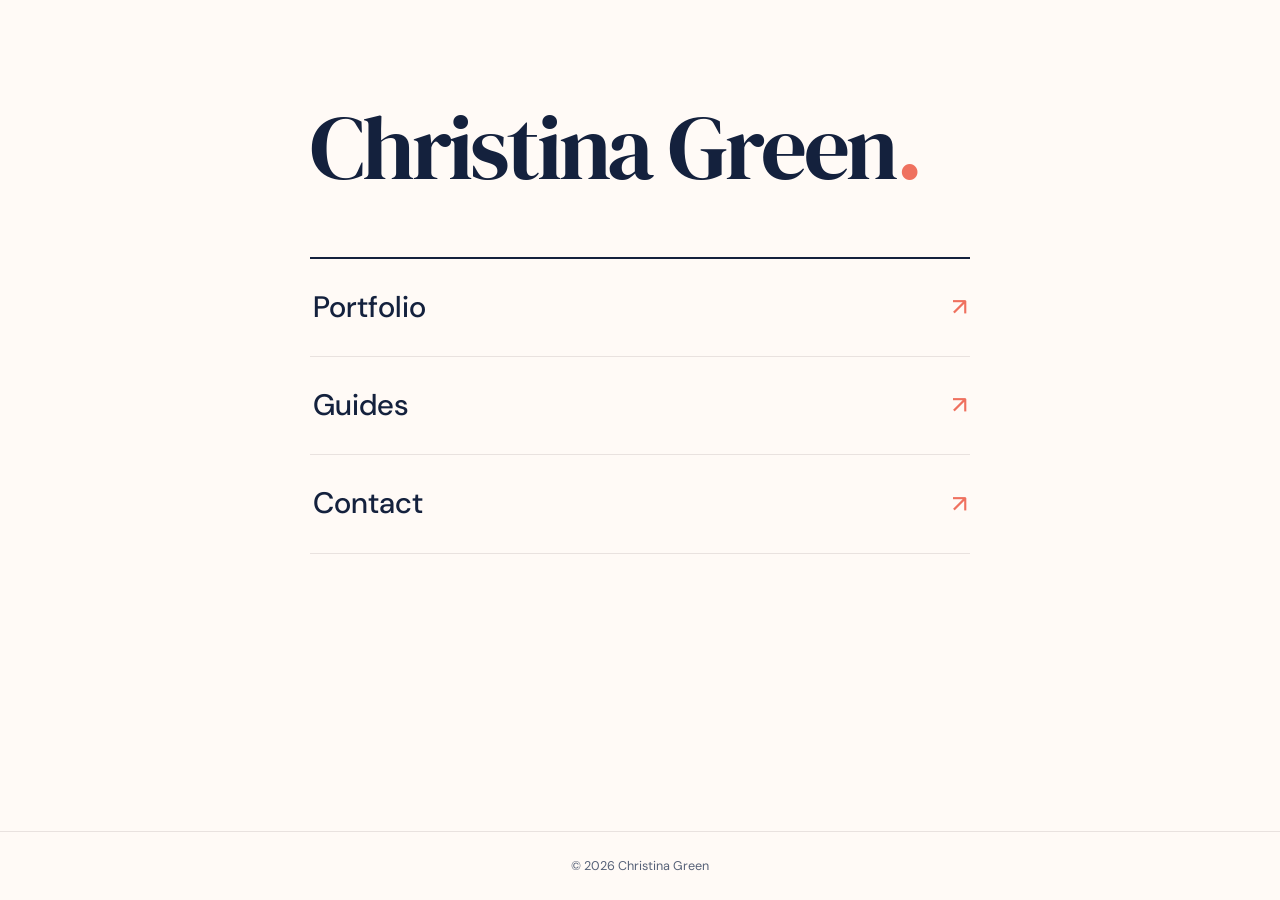
<file: index.html>
<!doctype html>
<html lang="en">
<head>
  <meta charset="utf-8">
  <meta name="viewport" content="width=device-width, initial-scale=1">
  <meta name="theme-color" content="#fffaf6">
  <meta name="description" content="Christina Green — portfolio, guides, and contact.">
  <meta property="og:type" content="website">
  <meta property="og:title" content="Christina Green">
  <meta property="og:description" content="Portfolio, guides, and contact.">
  <title>Christina Green</title>
  <link rel="icon" type="image/svg+xml" href="/portfolio/assets/favicon.svg">
  <link rel="preconnect" href="https://fonts.googleapis.com">
  <link rel="preconnect" href="https://fonts.gstatic.com" crossorigin>
  <link href="https://fonts.googleapis.com/css2?family=DM+Sans:wght@400;500;600;700&family=DM+Serif+Display&display=swap" rel="stylesheet">
  <style>
    :root { --bg: #fffaf6; --ink: #14213d; --accent: #ef715f; --muted: #566177; --line: #e9e2df; }
    *, *::before, *::after { box-sizing: border-box; }
    html { min-height: 100%; }
    body { min-height: 100vh; margin: 0; display: flex; flex-direction: column; background: var(--bg); color: var(--ink); font: 16px/1.6 'DM Sans', Arial, sans-serif; }
    main { flex: 1; width: min(660px, calc(100% - 48px)); margin: auto; padding: 100px 0 90px; }
    h1 { margin: 0 0 60px; font: 400 clamp(3.5rem, 9vw, 5.7rem)/1.06 'DM Serif Display', Georgia, serif; letter-spacing: -.035em; }
    h1 span { color: var(--accent); }
    nav { border-top: 2px solid var(--ink); }
    nav a { display: flex; justify-content: space-between; align-items: center; gap: 20px; padding: 25px 3px; border-bottom: 1px solid var(--line); color: inherit; font-size: clamp(1.4rem, 3.2vw, 1.85rem); font-weight: 500; text-decoration: none; transition: padding .2s, background .2s; }
    nav a:hover { padding-left: 14px; background: #fff0e9; }
    nav a:focus-visible { outline: 3px solid var(--accent); outline-offset: 3px; }
    nav a span:last-child { color: var(--accent); font-size: 1.5rem; }
    footer { padding: 24px; border-top: 1px solid var(--line); text-align: center; font-size: .79rem; color: var(--muted); }
    @media (max-width: 600px) { main { padding: 80px 0; } h1 { margin-bottom: 44px; } nav a { padding: 22px 3px; } }
    @media (prefers-reduced-motion: reduce) { nav a { transition: none; } }
  </style>
<!-- Cloudflare Web Analytics -->
<script type='module' src='https://static.cloudflareinsights.com/beacon.min.js' data-cf-beacon='{"token": "e152a3affa974e5495f501add8ad0bc7"}'></script>
<!-- End Cloudflare Web Analytics -->
</head>
<body>
  <main>
    <h1>Christina Green<span>.</span></h1>
    <nav aria-label="Explore">
      <a href="/portfolio/"><span>Portfolio</span><span aria-hidden="true">↗</span></a>
      <a href="/guides/"><span>Guides</span><span aria-hidden="true">↗</span></a>
      <a href="/portfolio/#contact"><span>Contact</span><span aria-hidden="true">↗</span></a>
    </nav>
  </main>
  <footer>© 2026 Christina Green</footer>
</body>
</html>
</file>
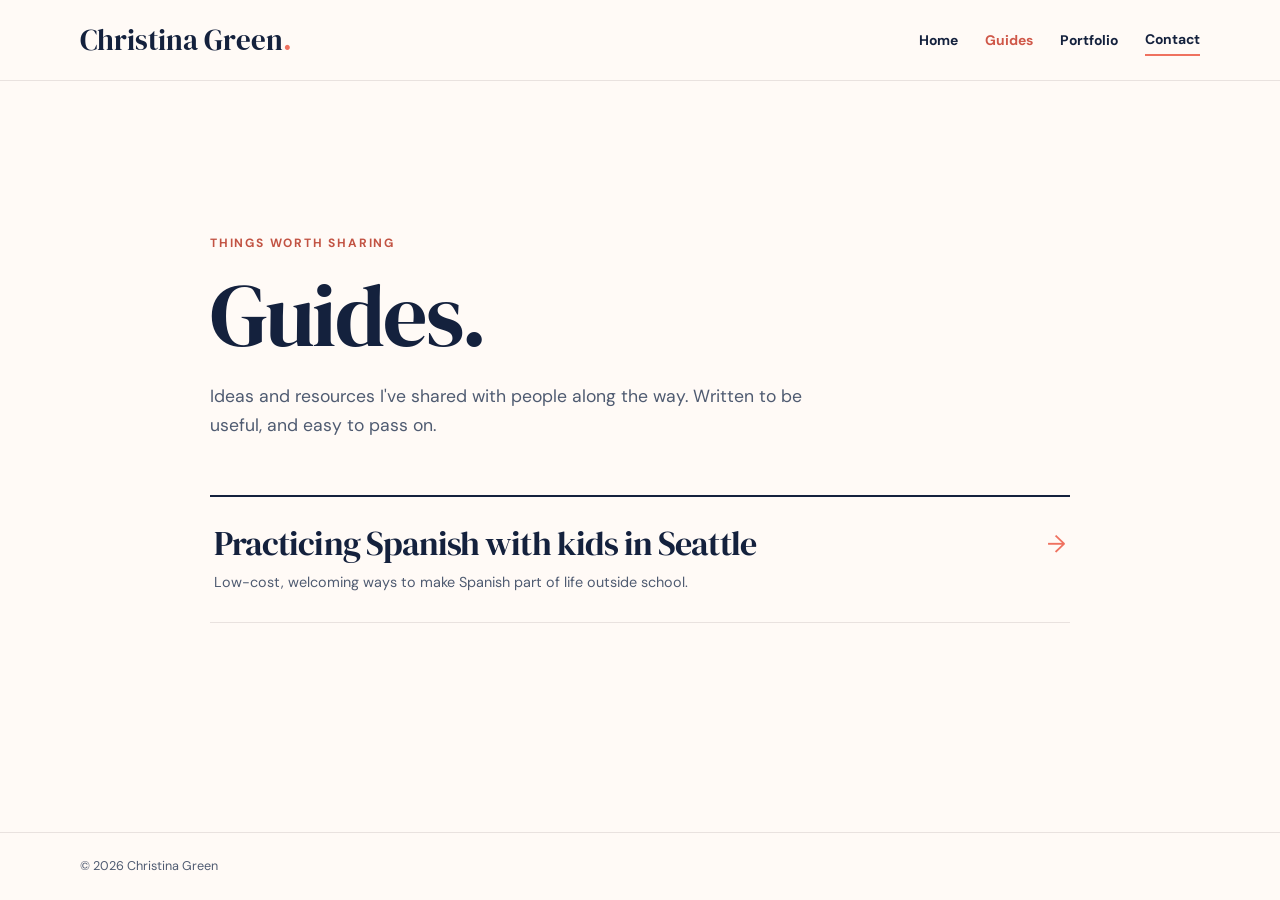
<file: guides/index.html>
<!doctype html>
<html lang="en">
<head>
<meta charset="utf-8">
<meta name="viewport" content="width=device-width,initial-scale=1">
<meta name="theme-color" content="#fffaf6">
<meta name="description" content="Christina Green's practical guides and ideas to share.">
<link rel="canonical" href="https://csgreen.github.io/guides/">
<title>Guides | Christina Green</title>
<link rel="icon" type="image/svg+xml" href="/portfolio/assets/favicon.svg">
<link rel="stylesheet" href="/guides/style.css">
<!-- Cloudflare Web Analytics -->
<script type='module' src='https://static.cloudflareinsights.com/beacon.min.js' data-cf-beacon='{"token": "e152a3affa974e5495f501add8ad0bc7"}'></script>
<!-- End Cloudflare Web Analytics -->
</head>
<body>
<header class="site-header"><div class="shell header-inner"><a class="wordmark" href="/">Christina Green<span class="period">.</span></a><nav aria-label="Main navigation"><a href="/">Home</a><a href="/guides/" aria-current="page">Guides</a><a href="/portfolio/">Portfolio</a><a class="header-contact" href="/portfolio/#contact">Contact</a></nav></div></header>
<main class="guides-index">
<p class="kicker">Things worth sharing</p>
<h1>Guides.</h1>
<p class="intro">Ideas and resources I've shared with people along the way. Written to be useful, and easy to pass on.</p>
<div class="guide-list">
<a class="guide-row" href="/guides/spanish-kids-seattle/"><div><h2>Practicing Spanish with kids in Seattle</h2><p>Low-cost, welcoming ways to make Spanish part of life outside school.</p></div><span class="arrow" aria-hidden="true">→</span></a>
</div>
</main>
<footer><div class="shell"><span>© 2026 Christina Green</span></div></footer>
</body>
</html>
</file>
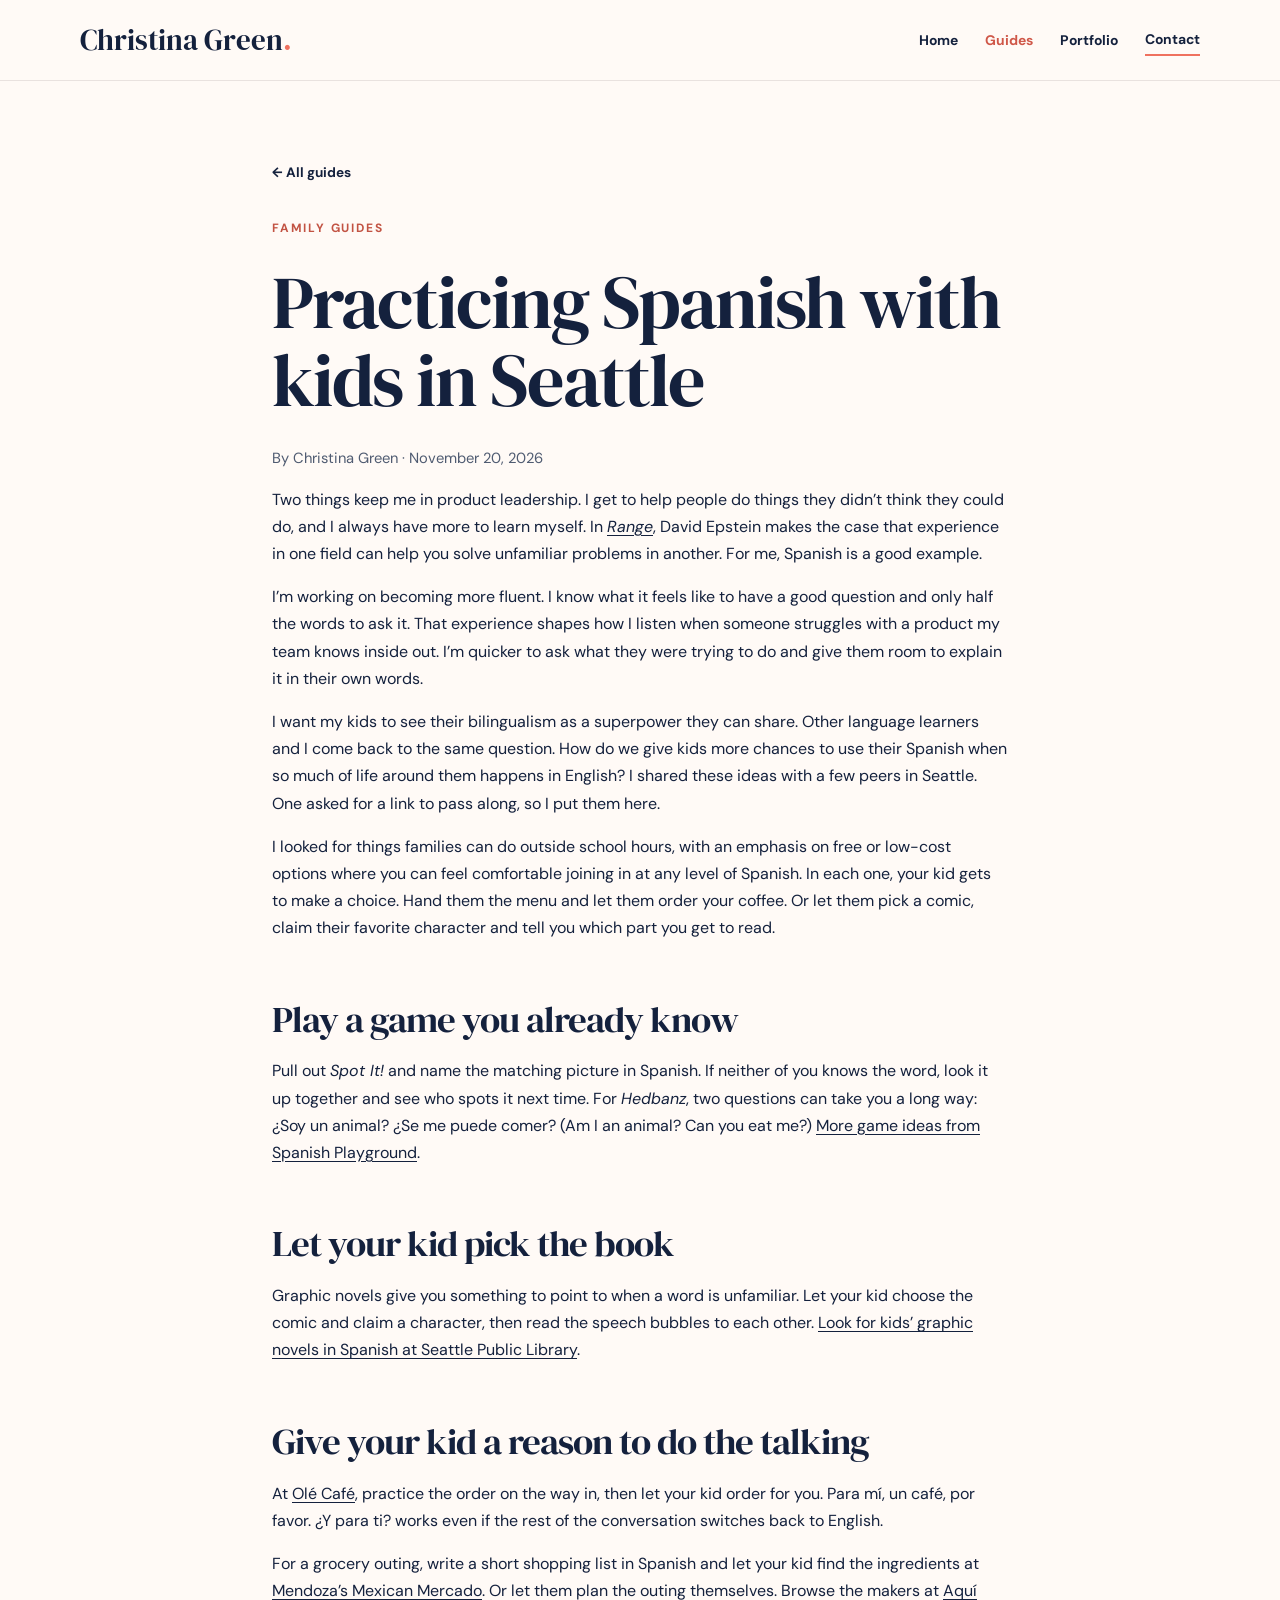
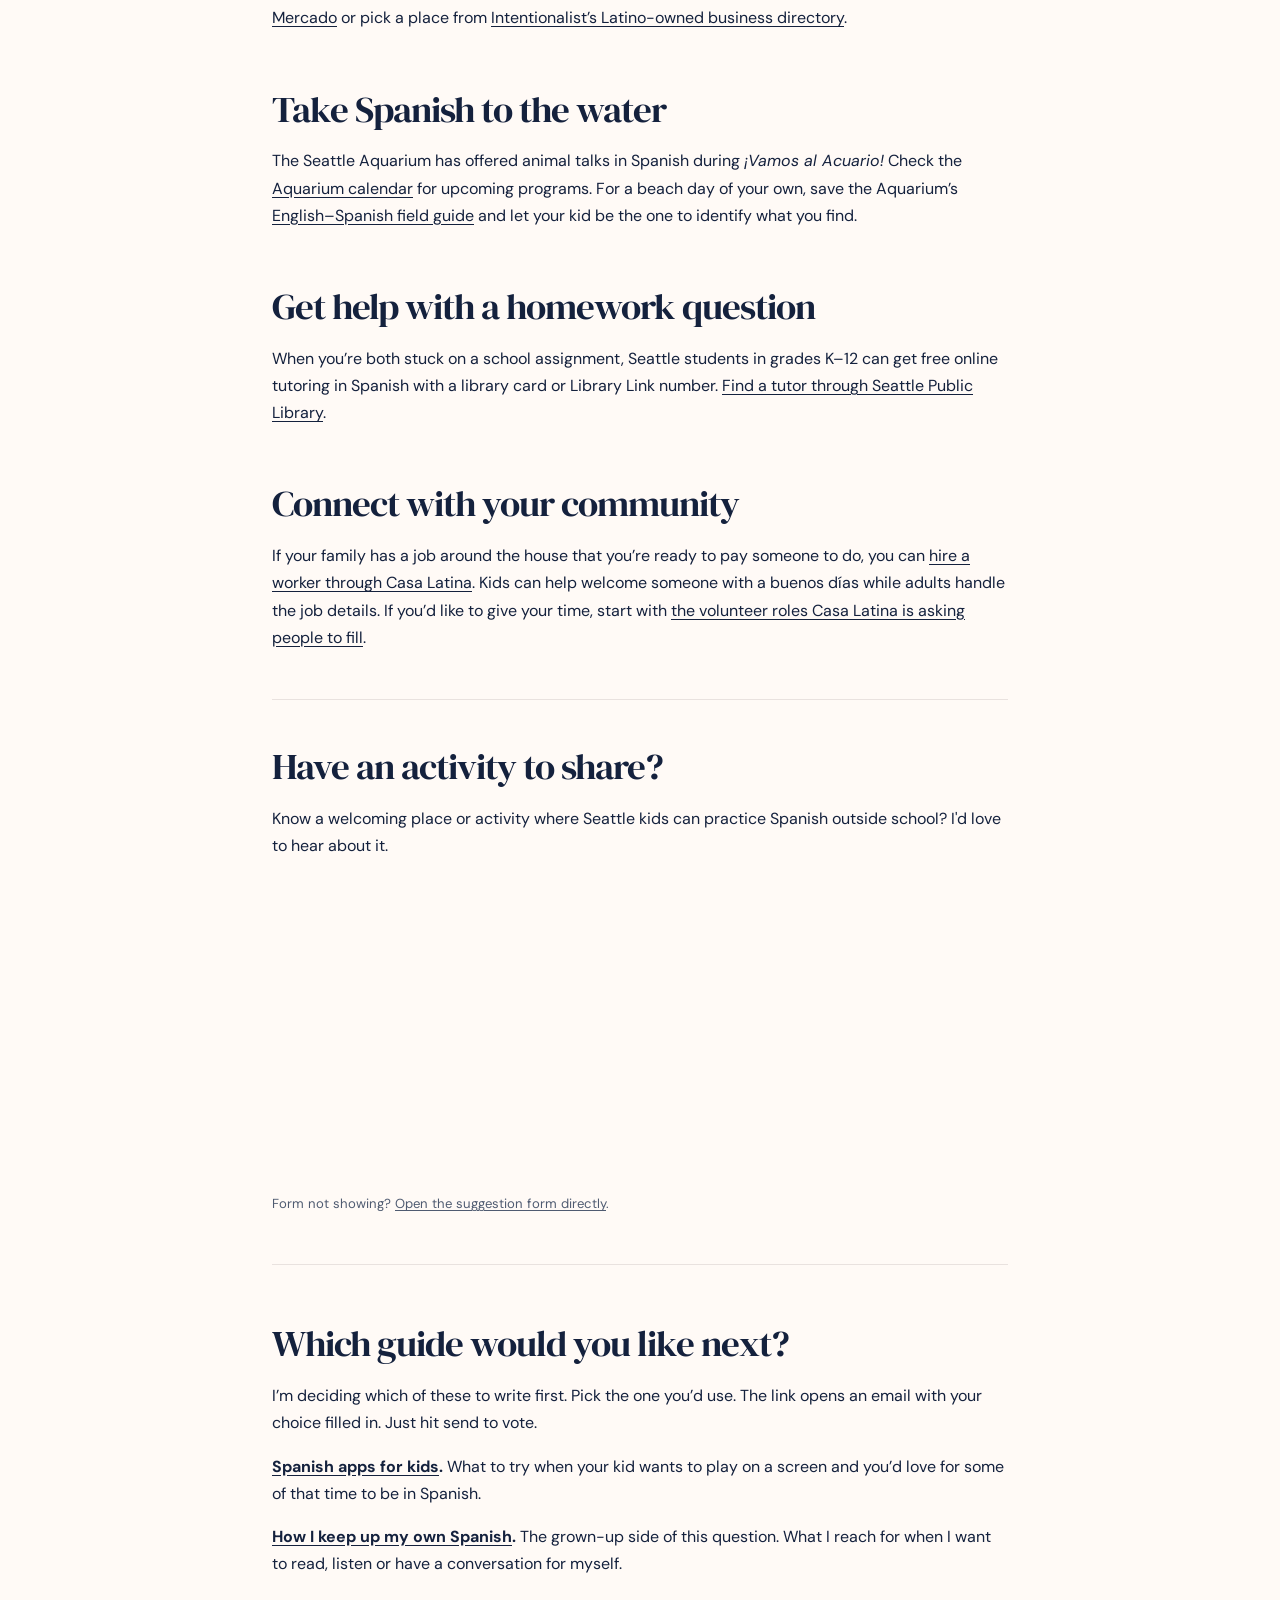
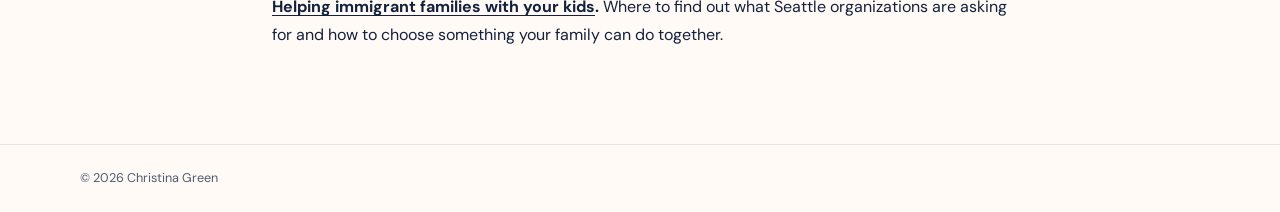
<file: guides/spanish-kids-seattle/index.html>
<!doctype html>
<html lang="en">
<head>
<meta charset="utf-8">
<meta name="viewport" content="width=device-width,initial-scale=1">
<meta name="theme-color" content="#fffaf6">
<meta name="description" content="A Seattle parent’s guide to practicing Spanish through games, library books, markets and family outings.">
<link rel="canonical" href="https://csgreen.github.io/guides/spanish-kids-seattle/">
<title>Practicing Spanish with Kids in Seattle | Christina Green’s Guides</title>
<link rel="icon" type="image/svg+xml" href="/portfolio/assets/favicon.svg">
<link rel="stylesheet" href="/guides/style.css">
<!-- Cloudflare Web Analytics -->
<script type='module' src='https://static.cloudflareinsights.com/beacon.min.js' data-cf-beacon='{"token": "e152a3affa974e5495f501add8ad0bc7"}'></script>
<!-- End Cloudflare Web Analytics -->
</head>
<body>
<header class="site-header"><div class="shell header-inner"><a class="wordmark" href="/">Christina Green<span class="period">.</span></a><nav aria-label="Main navigation"><a href="/">Home</a><a href="/guides/" aria-current="page">Guides</a><a href="/portfolio/">Portfolio</a><a class="header-contact" href="/portfolio/#contact">Contact</a></nav></div></header>
<main class="guide"><p class="back"><a href="/guides/">← All guides</a></p>
<p class="kicker">Family guides</p>
<h1>Practicing Spanish with kids in Seattle</h1>
<p class="byline">By Christina Green · November 20, 2026</p>
<p>Two things keep me in product leadership. I get to help people do things they didn’t think they could do, and I always have more to learn myself. In <em><a href="https://www.panmacmillan.com/authors/david-epstein/range/9781035053049">Range</a></em>, David Epstein makes the case that experience in one field can help you solve unfamiliar problems in another. For me, Spanish is a good example.</p>
<p>I’m working on becoming more fluent. I know what it feels like to have a good question and only half the words to ask it. That experience shapes how I listen when someone struggles with a product my team knows inside out. I’m quicker to ask what they were trying to do and give them room to explain it in their own words.</p>
<p>I want my kids to see their bilingualism as a superpower they can share. Other language learners and I come back to the same question. How do we give kids more chances to use their Spanish when so much of life around them happens in English? I shared these ideas with a few peers in Seattle. One asked for a link to pass along, so I put them here.</p>
<p>I looked for things families can do outside school hours, with an emphasis on free or low-cost options where you can feel comfortable joining in at any level of Spanish. In each one, your kid gets to make a choice. Hand them the menu and let them order your coffee. Or let them pick a comic, claim their favorite character and tell you which part you get to read.</p>
<section>
<h2>Play a game you already know</h2>
<p>Pull out <em>Spot It!</em> and name the matching picture in Spanish. If neither of you knows the word, look it up together and see who spots it next time. For <em>Hedbanz</em>, two questions can take you a long way: <span lang="es">¿Soy un animal? ¿Se me puede comer?</span> (Am I an animal? Can you eat me?) <a href="https://www.spanishplayground.net/spanish-games-kids/">More game ideas from Spanish Playground</a>.</p>
<h2>Let your kid pick the book</h2>
<p>Graphic novels give you something to point to when a word is unfamiliar. Let your kid choose the comic and claim a character, then read the speech bubbles to each other. <a href="https://seattle.bibliocommons.com/v2/search?query=graphic%20novels&amp;searchType=subject&amp;f_LANGUAGE=spa&amp;f_AUDIENCE=juvenile">Look for kids’ graphic novels in Spanish at Seattle Public Library</a>.</p>
<h2>Give your kid a reason to do the talking</h2>
<p>At <a href="https://www.olecafeseattle.com/">Olé Café</a>, practice the order on the way in, then let your kid order for you. <span lang="es">Para mí, un café, por favor. ¿Y para ti?</span> works even if the rest of the conversation switches back to English.</p>
<p>For a grocery outing, write a short shopping list in Spanish and let your kid find the ingredients at <a href="https://www.mendozasmexicanmercado.com/">Mendoza’s Mexican Mercado</a>. Or let them plan the outing themselves. Browse the makers at <a href="https://www.instagram.com/aquimercado.seattle/">Aquí Mercado</a> or pick a place from <a href="https://intentionalist.com/latino-owned-small-businesses/">Intentionalist’s Latino-owned business directory</a>.</p>
<h2>Take Spanish to the water</h2>
<p>The Seattle Aquarium has offered animal talks in Spanish during <em lang="es">¡Vamos al Acuario!</em> Check the <a href="https://www.seattleaquarium.org/events/">Aquarium calendar</a> for upcoming programs. For a beach day of your own, save the Aquarium’s <a href="https://www.seattleaquarium.org/wp-content/uploads/2023/07/FieldGuide2014-English-Spanish2.pdf">English–Spanish field guide</a> and let your kid be the one to identify what you find.</p>
<h2>Get help with a homework question</h2>
<p>When you’re both stuck on a school assignment, Seattle students in grades K–12 can get free online tutoring in Spanish with a library card or Library Link number. <a href="https://www.spl.org/programs-and-services/learning/student-success/virtual-tutoring">Find a tutor through Seattle Public Library</a>.</p>
<h2>Connect with your community</h2>
<p>If your family has a job around the house that you’re ready to pay someone to do, you can <a href="https://casa-latina.org/hire-a-worker-seattle/">hire a worker through Casa Latina</a>. Kids can help welcome someone with a <span lang="es">buenos días</span> while adults handle the job details. If you’d like to give your time, start with <a href="https://casa-latina.org/volunteer-opportunities-seattle/">the volunteer roles Casa Latina is asking people to fill</a>.</p>
</section>
<section class="suggestion-section" id="suggest-activity" aria-labelledby="suggest-activity-title">
<h2 id="suggest-activity-title">Have an activity to share?</h2>
<p>Know a welcoming place or activity where Seattle kids can practice Spanish outside school? I'd love to hear about it.</p>
<div class="tally-embed">
<iframe data-tally-src="https://tally.so/embed/aO22M9?alignLeft=1&amp;hideTitle=1&amp;transparentBackground=1&amp;dynamicHeight=1" loading="lazy" width="100%" height="300" frameborder="0" marginheight="0" marginwidth="0" title="Suggest a Spanish activity"></iframe>
</div>
<p class="suggestion-fallback">Form not showing? <a href="https://tally.so/r/aO22M9" target="_blank" rel="noopener noreferrer">Open the suggestion form directly</a>.</p>
<noscript><p><a href="https://tally.so/r/aO22M9">Suggest an activity using the form</a>.</p></noscript>
<script>
(function(){var d=document,w="https://tally.so/widgets/embed.js",v=function(){if(typeof Tally!=="undefined"){Tally.loadEmbeds()}else{d.querySelectorAll("iframe[data-tally-src]:not([src])").forEach(function(e){e.src=e.dataset.tallySrc})}};if(typeof Tally!=="undefined"){v()}else if(!d.querySelector('script[src="'+w+'"]')){var s=d.createElement("script");s.src=w;s.onload=v;s.onerror=v;d.body.appendChild(s)}})();
</script>
</section>
<aside><h2>Which guide would you like next?</h2>
<p>I’m deciding which of these to write first. Pick the one you’d use. The link opens an email with your choice filled in. Just hit send to vote.</p>
<p><strong><a href="mailto:csgreen@greenandsound.com?subject=Guide%20vote%3A%20Spanish%20apps%20for%20kids" aria-label="Vote by email for Spanish apps for kids">Spanish apps for kids</a>.</strong> What to try when your kid wants to play on a screen and you’d love for some of that time to be in Spanish.</p>
<p><strong><a href="mailto:csgreen@greenandsound.com?subject=Guide%20vote%3A%20How%20I%20keep%20up%20my%20own%20Spanish" aria-label="Vote by email for How I keep up my own Spanish">How I keep up my own Spanish</a>.</strong> The grown-up side of this question. What I reach for when I want to read, listen or have a conversation for myself.</p>
<p><strong><a href="mailto:csgreen@greenandsound.com?subject=Guide%20vote%3A%20Helping%20immigrant%20families%20with%20your%20kids" aria-label="Vote by email for Helping immigrant families with your kids">Helping immigrant families with your kids</a>.</strong> Where to find out what Seattle organizations are asking for and how to choose something your family can do together.</p>
</aside></main>
<footer><div class="shell"><span>© 2026 Christina Green</span></div></footer>
</body>
</html>
</file>
<file: guides/style.css>
@import url('https://fonts.googleapis.com/css2?family=DM+Sans:wght@400;500;600;700&family=DM+Serif+Display:ital@0;1&display=swap');
:root{--bg:#fffaf6;--navy:#14213d;--coral:#ef715f;--muted:#4f5b71;--line:#e9e2df}
*{box-sizing:border-box}
html{scroll-behavior:smooth}
body{margin:0;background:var(--bg);color:var(--navy);font:16px/1.65 'DM Sans',Arial,sans-serif;-webkit-font-smoothing:antialiased;min-height:100vh;display:flex;flex-direction:column}
a{color:inherit;text-underline-offset:.18em}
a:focus-visible{outline:3px solid var(--coral);outline-offset:3px}
.shell{width:min(1120px,calc(100% - 44px));margin:auto}
.site-header{border-bottom:1px solid var(--line)}
.header-inner{display:flex;align-items:center;justify-content:space-between;min-height:80px;gap:24px}
.wordmark{font:400 1.8rem 'DM Serif Display',Georgia,serif;text-decoration:none;white-space:nowrap}
.period{color:var(--coral)}
.site-header nav{display:flex;gap:27px;align-items:center;flex-wrap:wrap}
.site-header nav a{font-size:.87rem;font-weight:700;text-decoration:none}
.site-header nav a:hover,.site-header nav a[aria-current="page"]{color:#cf5748}
.site-header nav .header-contact{border-bottom:2px solid var(--coral);padding:4px 0}
h1,h2,h3{font-family:'DM Serif Display',Georgia,serif;font-weight:400;line-height:1.12;letter-spacing:-.027em}
.kicker{font-size:.75rem;text-transform:uppercase;letter-spacing:.15em;color:#c25343;font-weight:700}
main{flex:1}
.guide{max-width:46rem;width:calc(100% - 44px);margin:0 auto;padding:clamp(2rem,7vw,5rem) 0;line-height:1.7}
.guide h1{font-size:clamp(2.6rem,6vw,4.6rem);line-height:1.06;margin:.35em 0}
.guide h2{font-size:clamp(1.7rem,4vw,2.3rem);margin:1.55em 0 .48em}
.guide p{margin:.65em 0 1em}
.guide a{text-decoration:underline}
.guide section{padding:0}
.guide aside{border-top:1px solid var(--line);margin-top:3rem;padding-top:.1rem}
.guide .byline{font-size:.92rem;color:var(--muted)}
.back{margin:0 0 34px!important;font-size:.85rem;font-weight:700}
.back a{text-decoration:none}
.back a:hover{color:#c25343}
.guides-index{width:min(860px,calc(100% - 44px));margin:0 auto;padding:clamp(5rem,11vw,9rem) 0}
.guides-index h1{font-size:clamp(3.5rem,8vw,5.5rem);margin:.1em 0 .2em}
.guides-index .intro{font-size:1.1rem;color:var(--muted);max-width:610px}
.guide-list{border-top:2px solid var(--navy);margin-top:55px}
.guide-row{display:flex;justify-content:space-between;gap:20px;padding:27px 4px;border-bottom:1px solid var(--line);text-decoration:none}
.guide-row:hover{background:#fff0e9}
.guide-row h2{font-size:clamp(1.55rem,3vw,2.15rem);margin:0 0 9px}
.guide-row p{font-size:.9rem;color:var(--muted);margin:0}
.guide-row .arrow{font-size:1.5rem;color:var(--coral)}
footer{border-top:1px solid var(--line);padding:23px 0;color:var(--muted);font-size:.79rem}
@media(max-width:650px){.header-inner{align-items:flex-start;flex-direction:column;padding:19px 0;gap:12px}.site-header nav{gap:16px 22px}.site-header nav a{font-size:.82rem}.guides-index{padding:70px 0}}
@media(prefers-reduced-motion:reduce){html{scroll-behavior:auto}}
/* Reader activity suggestions */
.guide .suggestion-section{border-top:1px solid var(--line);margin-top:3rem;padding-top:.1rem}
.guide .suggestion-section h2{margin-top:1.2em}
.tally-embed{width:100%;max-width:100%;margin:1.5rem 0 .25rem}
.tally-embed iframe{display:block;width:100%;max-width:100%;min-height:240px;border:0;background:transparent}
.guide .suggestion-fallback{font-size:.82rem;color:var(--muted);margin-top:.65rem}
</file>
